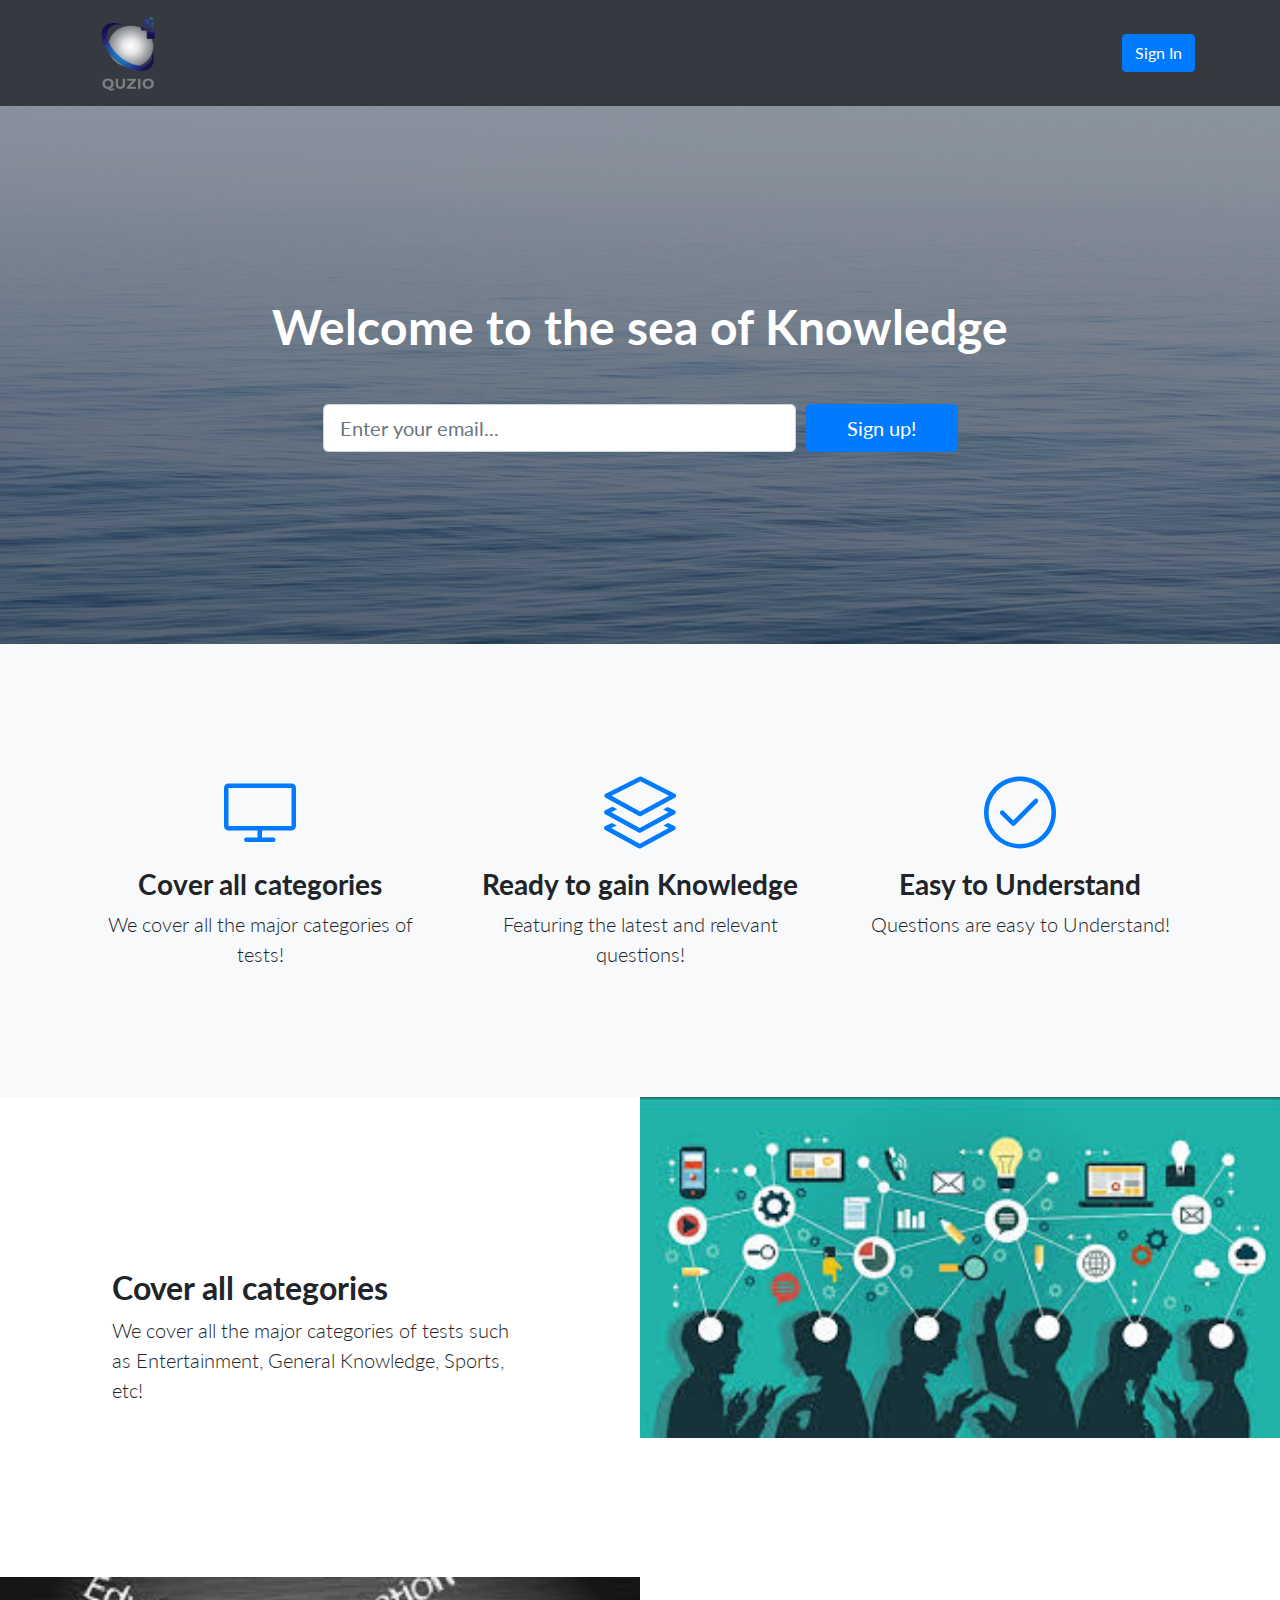
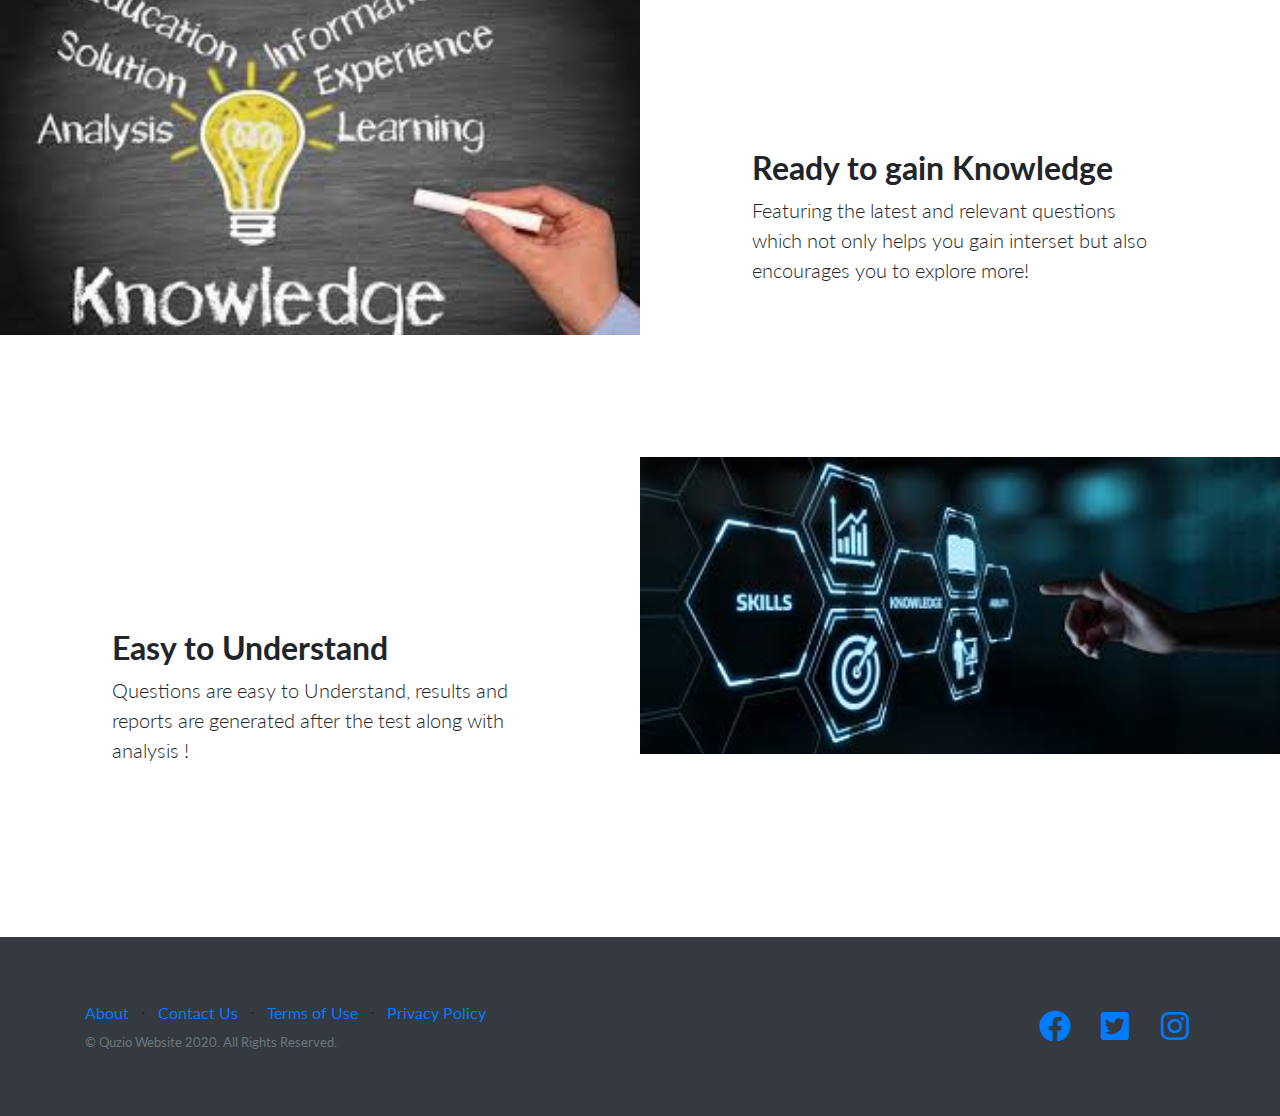
<file: html/index.html>
<!DOCTYPE html>
<html lang="en">

<head>

  <meta name="viewport" content="width=device-width, initial-scale=1, shrink-to-fit=no">

  <title>Landing Page - Quizio</title>

  <!-- Bootstrap core CSS -->
  <link href="../lib/bootstrap/css/bootstrap.min.css" rel="stylesheet">

  <!-- Custom fonts for this template -->
  <link href="../lib/fontawesome-free/css/all.min.css" rel="stylesheet">
  <link href="../lib/simple-line-icons/css/simple-line-icons.css" rel="stylesheet" type="text/css">
  <link href="https://fonts.googleapis.com/css?family=Lato:300,400,700,300italic,400italic,700italic" rel="stylesheet" type="text/css">

  <!-- Custom styles for this template -->
  <link href="../css/landing-page.min.css" rel="stylesheet">

  <!-- Bootstrap core JavaScript -->
  <script src="../lib/jquery/jquery.min.js" defer></script>
  <script src="../lib/bootstrap/js/bootstrap.bundle.min.js" defer></script>

  <script src="../js/index.js" defer></script>
  <link href="../img/Logo.png" rel="icon">


</head>

<body>

  <!-- Navigation -->
  <nav class="navbar navbar-light bg-dark static-top">
    <div class="container">
      <a class="navbar-brand" href="./index.html"><img src="../img/Logo.png" alt="Logo" class="logo"></a>
      <a class="btn btn-primary" href="../html/login.html">Sign In</a>
    </div>
  </nav>

  <!-- Masthead -->
  <header class="masthead text-white text-center">
    <div class="overlay"></div>
    <div class="container">
      <div class="row">
        <div class="col-xl-9 mx-auto">
          <h1 class="mb-5">Welcome to the sea of Knowledge</h1>
        </div>
        <div class="col-md-10 col-lg-8 col-xl-7 mx-auto">
          <form>
            <div class="form-row">
              <div class="col-12 col-md-9 mb-2 mb-md-0">
                <input type="email" id="email" class="form-control form-control-lg" placeholder="Enter your email...">
              </div>
              <div class="col-12 col-md-3">
                <button type="button" id="submit" class="btn btn-block btn-lg btn-primary">Sign up!</button>
              </div>
            </div>
          </form>
        </div>
      </div>
    </div>
  </header>

  <!-- Icons Grid -->
  <section class="features-icons bg-light text-center">
    <div class="container">
      <div class="row">
        <div class="col-lg-4">
          <div class="features-icons-item mx-auto mb-5 mb-lg-0 mb-lg-3">
            <div class="features-icons-icon d-flex">
              <i class="icon-screen-desktop m-auto text-primary"></i>
            </div>
            <h3>Cover all categories</h3>
            <p class="lead mb-0">We cover all the major categories of tests!</p>
          </div>
        </div>
        <div class="col-lg-4">
          <div class="features-icons-item mx-auto mb-5 mb-lg-0 mb-lg-3">
            <div class="features-icons-icon d-flex">
              <i class="icon-layers m-auto text-primary"></i>
            </div>
            <h3>Ready to gain Knowledge</h3>
            <p class="lead mb-0">Featuring the latest and relevant questions!</p>
          </div>
        </div>
        <div class="col-lg-4">
          <div class="features-icons-item mx-auto mb-0 mb-lg-3">
            <div class="features-icons-icon d-flex">
              <i class="icon-check m-auto text-primary"></i>
            </div>
            <h3>Easy to Understand</h3>
            <p class="lead mb-0">Questions are easy to Understand!</p>
          </div>
        </div>
      </div>
    </div>
  </section>

  <!-- Image Showcases -->
  <section class="showcase">
    <div class="container-fluid p-0">
      <div class="row no-gutters">
        <div class="col-lg-6 order-lg-2 text-white  showcase-img img-change" style="background-image: url('../img/categories.jpg');"></div>
        <div class="col-lg-6 order-lg-1 my-auto showcase-text">
          <h2>Cover all categories</h2>
          <p class="lead mb-0">We cover all the major categories of tests such as Entertainment, General Knowledge, Sports, etc!</p>
        </div>
      </div>
      <div class="row no-gutters">
        <div class="col-lg-6 text-white showcase-img" style="background-image: url('../img/first.jpg');"></div>
        <div class="col-lg-6 my-auto showcase-text">
          <h2>Ready to gain Knowledge</h2>
          <p class="lead mb-0">Featuring the latest and relevant questions which not only helps you gain interset but also encourages you to explore more!</p>
        </div>
      </div>
      <div class="row no-gutters">
        <div class="col-lg-6 order-lg-2 text-white showcase-img" style="background-image: url('../img/second.jpg');"></div>
        <div class="col-lg-6 order-lg-1 my-auto showcase-text">
          <h2>Easy to Understand</h2>
          <p class="lead mb-0">Questions are easy to Understand, results and reports are generated after the test along with analysis !</p>
        </div>
      </div>
    </div>
  </section>

  
  <!-- Footer -->
  <footer class="footer bg-dark">
    <div class="container">
      <div class="row">
        <div class="col-lg-6 h-100 text-center text-lg-left my-auto">
          <ul class="list-inline mb-2">
            <li class="list-inline-item">
              <a href="../html/about.html">About</a>
            </li>
            <li class="list-inline-item">&sdot;</li>
            <li class="list-inline-item">
              <a href="#">Contact Us</a>
            </li>
            <li class="list-inline-item">&sdot;</li>
            <li class="list-inline-item">
              <a href="#">Terms of Use</a>
            </li>
            <li class="list-inline-item">&sdot;</li>
            <li class="list-inline-item">
              <a href="#">Privacy Policy</a>
            </li>
          </ul>
          <p class="text-muted small mb-4 mb-lg-0">&copy; Quzio Website 2020. All Rights Reserved.</p>
        </div>
        <div class="col-lg-6 h-100 text-center text-lg-right my-auto">
          <ul class="list-inline mb-0">
            <li class="list-inline-item mr-3">
              <a href="#">
                <i class="fab fa-facebook fa-2x fa-fw"></i>
              </a>
            </li>
            <li class="list-inline-item mr-3">
              <a href="#">
                <i class="fab fa-twitter-square fa-2x fa-fw"></i>
              </a>
            </li>
            <li class="list-inline-item">
              <a href="#">
                <i class="fab fa-instagram fa-2x fa-fw"></i>
              </a>
            </li>
          </ul>
        </div>
      </div>
    </div>
  </footer>

  
</body>

</html>
</file>
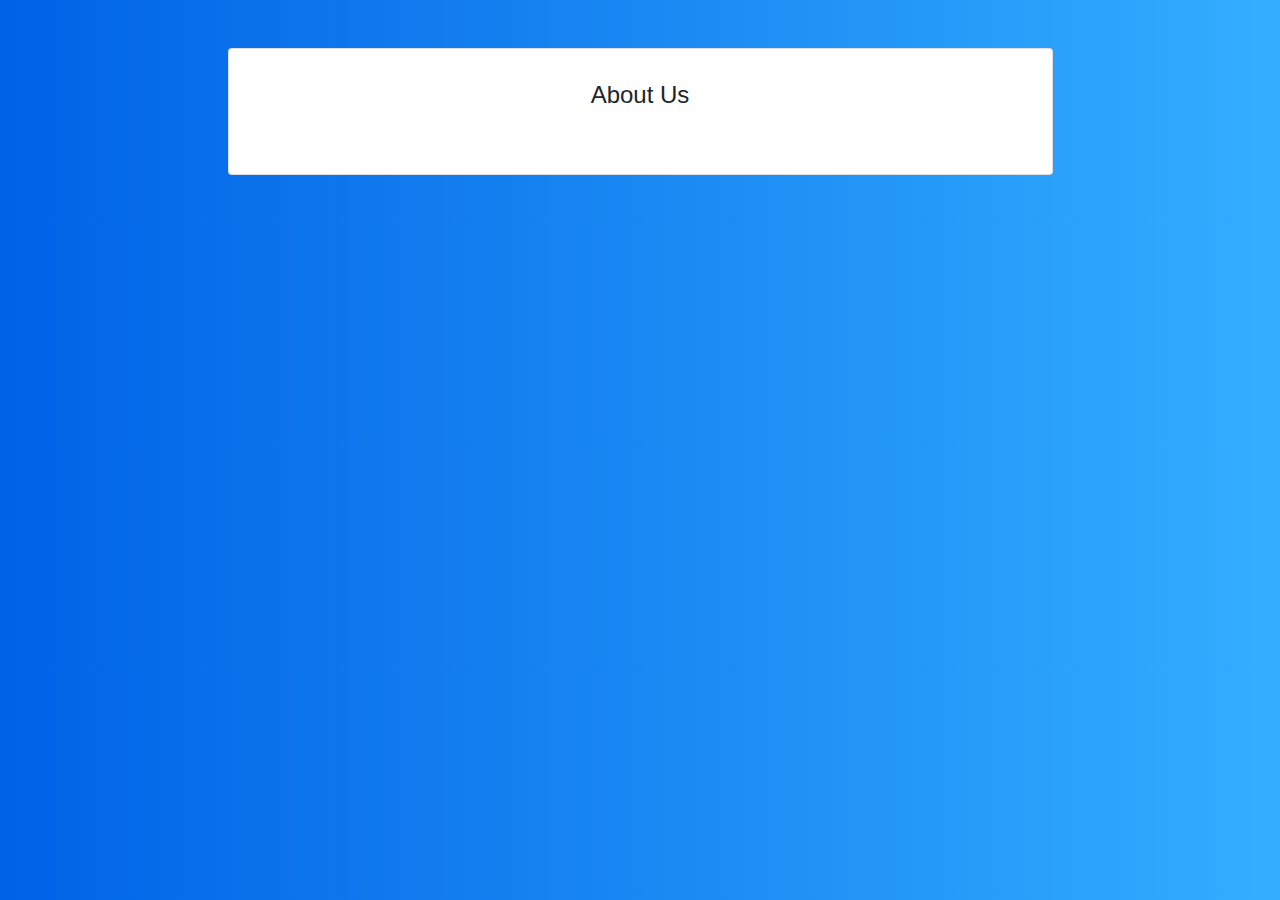
<file: html/about.html>
<!DOCTYPE html>
<html lang="en">

<head>
    <meta name="viewport" content="width=device-width, initial-scale=1, shrink-to-fit=no">
    <title>Register Page</title>
    
    <!-- Bootstrap core CSS -->
  <link href="../lib/bootstrap/css/bootstrap.min.css" rel="stylesheet">
  <script src="../lib/jquery/jquery.slim.js" defer></script>
  <script src="../lib/bootstrap/js/bootstrap.bundle.min.js" defer></script>
  
  

  <!-- Custom CSS -->
  <link rel="stylesheet" href="../css/all.css">
  <link rel="stylesheet" href="../css/about.css">
</head>
<body bg>
    <div class="container">
      <div class="row">
        <div class="col-lg-10 col-xl-9 mx-auto">
          <div class="card card-signin flex-row my-5">
            <div class="card-body">
              <h5 class="card-title text-center">About Us</h5>
              
            </div>
          </div>
        </div>
      </div>
    </div>
  </body>
</html>
</file>
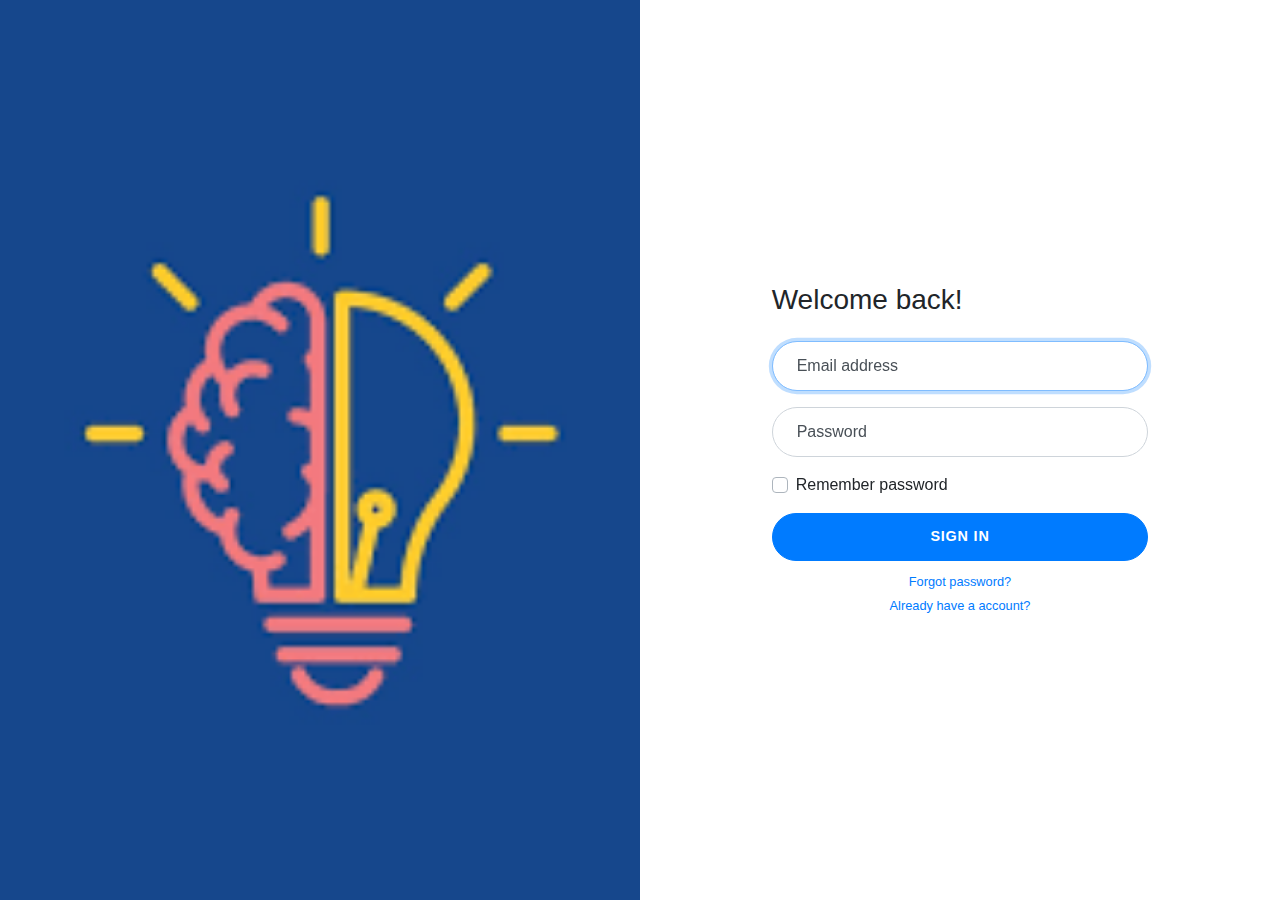
<file: html/demo.html>
<!DOCTYPE html>
<html lang="en">

<head>
    <meta name="viewport" content="width=device-width, initial-scale=1, shrink-to-fit=no">
    <title>Login Page</title>
    
  
  <link href="../lib/bootstrap/css/bootstrap.min.css" rel="stylesheet">
  
  <script src="../lib/bootstrap/js/bootstrap.bundle.min.js" defer></script>
  <script src="../lib/jquery/jquery.slim.js" defer></script>


  <link rel="stylesheet" href="../css/login.css">
</head>

<body>

    <div class="container-fluid">
        <div class="row no-gutter">
          <div class="d-none d-md-flex col-md-4 col-lg-6 bg-image"></div>
          <div class="col-md-8 col-lg-6">
            <div class="login d-flex align-items-center py-5">
              <div class="container">
                <div class="row">
                  <div class="col-md-9 col-lg-8 mx-auto">
                    <h3 class="login-heading mb-4">Welcome back!</h3>
                    <form>
                      <div class="form-label-group">
                        <input type="email" id="inputEmail" class="form-control" placeholder="Email address" required autofocus>
                        <label for="inputEmail">Email address</label>
                      </div>
      
                      <div class="form-label-group">
                        <input type="password" id="inputPassword" class="form-control" placeholder="Password" required>
                        <label for="inputPassword">Password</label>
                      </div>
      
                      <div class="custom-control custom-checkbox mb-3">
                        <input type="checkbox" class="custom-control-input" id="customCheck1">
                        <label class="custom-control-label" for="customCheck1">Remember password</label>
                      </div>
                      <button class="btn btn-lg btn-primary btn-block btn-login text-uppercase font-weight-bold mb-2" type="submit">Sign in</button>
                      <div class="text-center">
                        <a class="small" href="#">Forgot password?</a></div>
                        <div class="text-center">
                            <a class="small" href="#">Already have a account?</a></div>
                    </form>
                  </div>
                </div>
              </div>
            </div>
          </div>
        </div>
      </div>
    

</body>

</html>
</file>
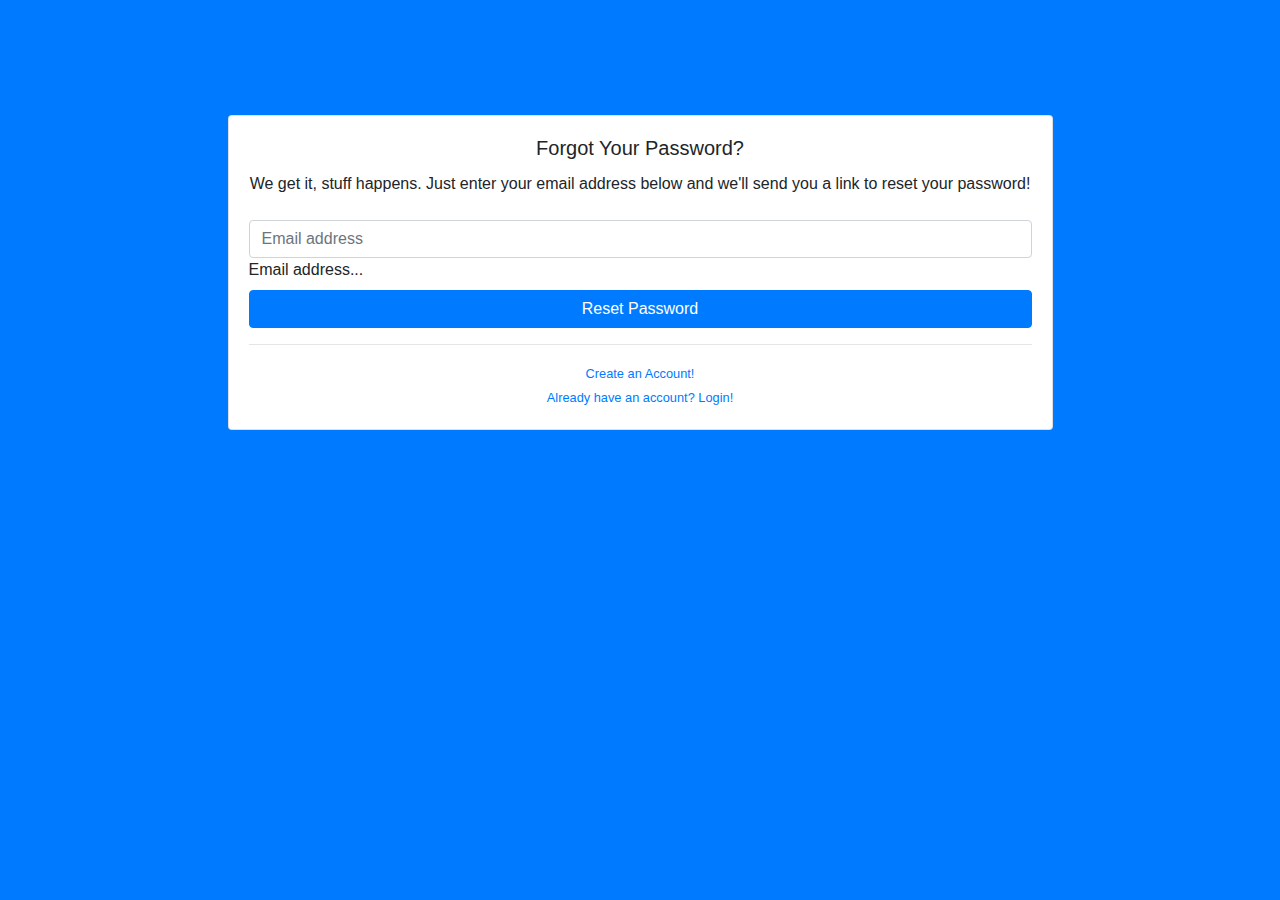
<file: html/forgot.html>
<!DOCTYPE html>
<html lang="en">

<head>
    <meta name="viewport" content="width=device-width, initial-scale=1, shrink-to-fit=no">
    <title>Forgot Password</title>
    
    <!-- Bootstrap core CSS -->
  <link href="../lib/bootstrap/css/bootstrap.min.css" rel="stylesheet">
  <script src="../lib/jquery/jquery.slim.js" defer></script>
  <script src="../lib/bootstrap/js/bootstrap.bundle.min.js" defer></script>

  <!-- Custom CSS -->
  <link rel="stylesheet" href="../css/all.css">
  <link rel="stylesheet" href="../css/register.css">
</head>
<body>
    <div class="container">
      <div class="row">
        <div class="col-lg-10 col-xl-9 mx-auto">
          <div class="card card-signin flex-row my-5">
            <div class="card-img-left d-none d-md-flex">
               <!-- Background image for card set in CSS! -->
            </div>
            <div class="card-body">
                
              <h5 class="card-title text-center">Forgot Your Password?</h5>
              <p class="mb-4 text-center">We get it, stuff happens. Just enter your email address below
                and we'll send you a link to reset your password!</p>
              <form class="form-signin">
  
                <div class="form-label-group">
                  <input type="email" id="inputEmail" class="form-control" placeholder="Email address" required>
                  <label for="inputEmail" id="getEmail">Email address...</label>
                </div>
  
                <a href="login.html" class="btn btn-primary btn-user btn-block">
                    Reset Password
                </a>
                <hr>
                <div class="text-center">
                <a class="small" href="../html/register.html">Create an Account!</a></div>
                <div class="text-center">
                <a class="small" href="../html/login.html">Already have an account? Login!</a>
                </div>
    
              </form>
            </div>
          </div>
        </div>
      </div>
    </div>
<!--     new change -->
  </body>
</html>
</file>
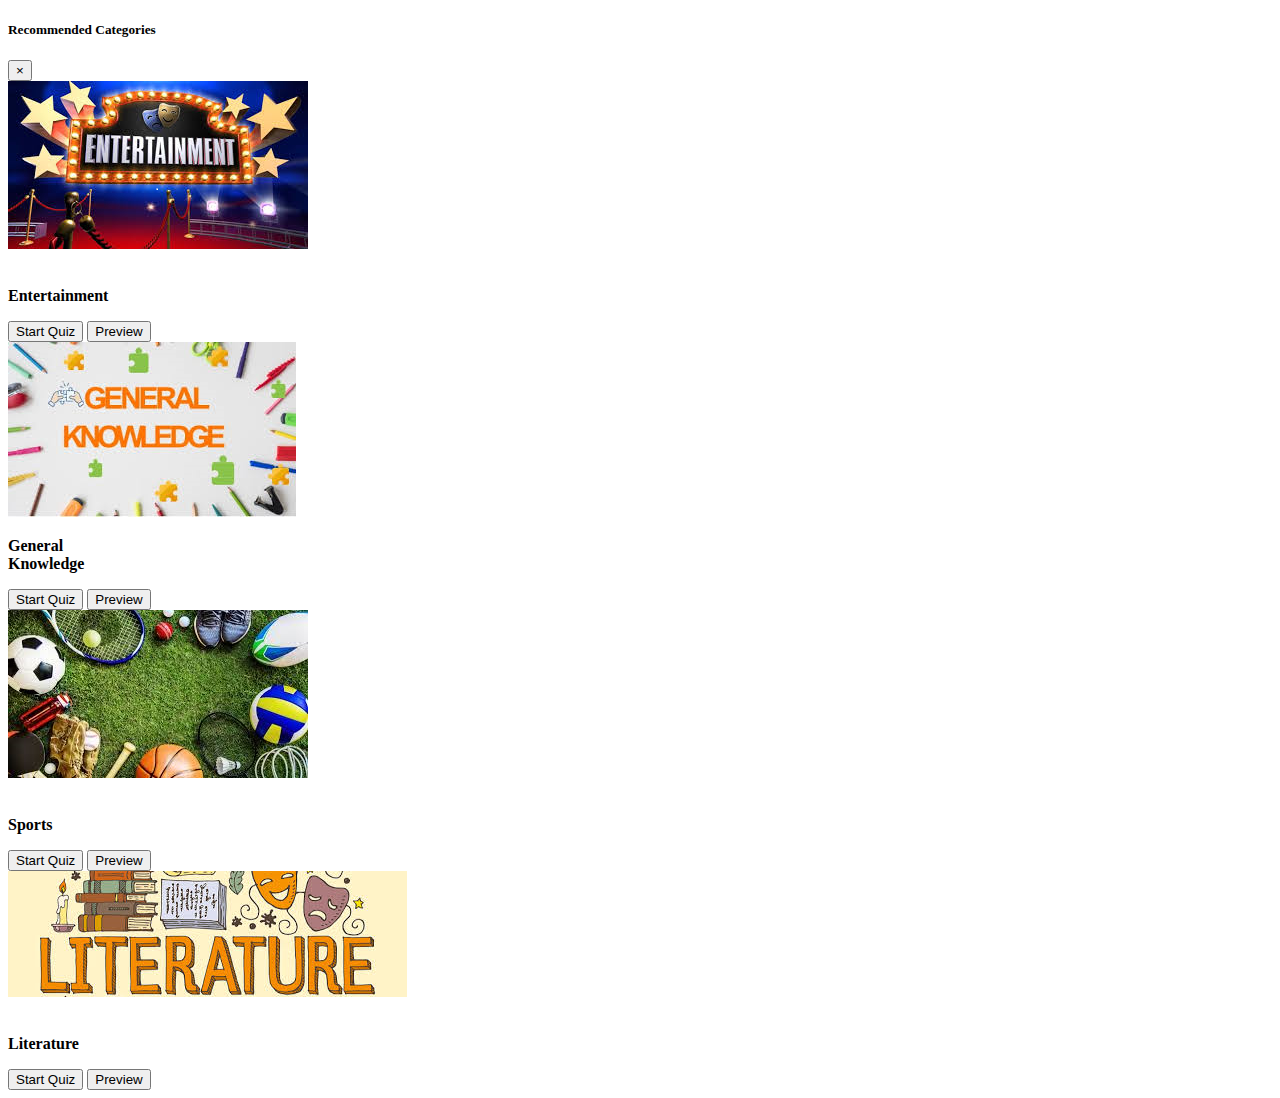
<file: User Dashboard/html/recommend.html>
<!DOCTYPE html>
<html lang="en">
<head>
    <meta charset="UTF-8">
    <meta name="viewport" content="width=device-width, initial-scale=1.0">

    <link rel="stylesheet" href="https://stackpath.bootstrapcdn.com/font-awesome/4.7.0/css/font-awesome.min.css" integrity="sha384-wvfXpqpZZVQGK6TAh5PVlGOfQNHSoD2xbE+QkPxCAFlNEevoEH3Sl0sibVcOQVnN" crossorigin="anonymous">

    <link href="https://cdn.jsdelivr.net/npm/bootstrap@5.0.0-beta1/dist/css/bootstrap.min.css" rel="stylesheet" integrity="sha384-giJF6kkoqNQ00vy+HMDP7azOuL0xtbfIcaT9wjKHr8RbDVddVHyTfAAsrekwKmP1" crossorigin="anonymous">
    
    <link rel="stylesheet" href="../css/recommend.css">

    <script src="https://cdn.jsdelivr.net/npm/bootstrap@5.0.0-beta1/dist/js/bootstrap.bundle.min.js" integrity="sha384-ygbV9kiqUc6oa4msXn9868pTtWMgiQaeYH7/t7LECLbyPA2x65Kgf80OJFdroafW" crossorigin="anonymous"></script>
    
    <script src="https://ajax.googleapis.com/ajax/libs/jquery/3.5.1/jquery.min.js"></script>

    <script src="../js/recommend.js" defer></script> 

    <title>Demo</title>
</head>
<body>

    <div class="modal fade" id="overlay" bindex="-1" role="dialog" aria-labelledby="exampleModalLabel" aria-hidden="true">
        <div class="modal-dialog modal-xl " role="document">
          <div class="modal-content">
            <div class="modal-header text-white bg-primary">
              <h5 class="modal-title " id="exampleModalLabel">Recommended Categories</h5>
              <button type="button" class="close" data-bs-dismiss="modal" aria-label="Close">
                <span aria-hidden="true">&times;</span>
              </button>
            </div>
                        <div class="row row-cols-sm-1">
                            <div class="col-lg-6">
                                <div class="card my-5 contains" id="entertainment">
        
                                    <div class="row row-cols-sm-2">
                                            <div class="col-md-4"><img src="../images/entertainment.png" class="card-img-top " alt="..."></div>
                                                <div class="col-lg-8">
                                                        <p class="display-6 card-body category1"><strong><br>Entertainment</strong></p>
                                                         <div class="hideEntMore">
                                                          <button type="button" class="btn btn-info text-white btn-primary my-3 mx-3">
                                                            Start Quiz
                                                          </button>
                                                          <button class="btn btn-primary text-white my-3 mx-3" data-bs-toggle="modal" data-bs-target="#preview">Preview</button>
                                                          </div>   
                                                </div>
                                        </div>
                                    </div>
                             
                            </div>
                            <div class="col-lg-6">
                                <div class="card my-5 contains" id="GK">
        
                                    <div class="row row-cols-sm-2">
                                            <div class="col-md-4"><img src="../images/gk.png" class="card-img-top " alt="..."></div>
                                                <div class="col-lg-8">
                                                        <p class="display-6 card-body category1"><strong>General<br>Knowledge</strong></p>
                                                         <div class="hideGKMore"><button type="button" class="btn btn-info text-white btn-primary my-3 mx-3" data-bs-toggle="modal" data-bs-target="#exampleModal">
                                                          Start Quiz
                                                        </button>
                                                        <button class="btn btn-primary my-3 mx-3" data-bs-toggle="modal" data-bs-target="#preview">Preview</button></div>   
                                                </div>
                                        </div>
                                    </div>
                             
                            </div>
                            <div class="col-lg-6">
                                <div class="card my-5 contains" id="Sports">
        
                                    <div class="row row-cols-sm-2">
                                            <div class="col-md-4"><img src="../images/sports.png" class="card-img-top " alt="..."></div>
                                                <div class="col-lg-8">
                                                        <p class="display-6 card-body category1"><strong><br>Sports</strong></p>
                                                         <div class="hideSportsMore"><button type="button" class="btn btn-info text-white btn-primary my-3 mx-3" data-bs-toggle="modal" data-bs-target="#exampleModal">
                                                          Start Quiz
                                                        </button>
                                                        <button class="btn btn-primary my-3 mx-3" data-bs-toggle="modal" data-bs-target="#preview">Preview</button></div>   
                                                         
                                                </div>
                                        </div>
                                    </div>
                             
                            </div>
                    
                            <div class="col-lg-6">
                                <div class="card my-5 contains" id="Literature">
        
                                    <div class="row row-cols-sm-2">
                                            <div class="col-md-4"><img src="../images/literature.png" class="card-img-top " alt="..."></div>
                                                <div class="col-lg-8">
                                                        <p class="display-6 card-body category1"><strong><br>Literature</strong></p>
                                                         <div class="hideLitMore"><button type="button" class="btn btn-info text-white btn-primary my-3 mx-3" data-bs-toggle="modal" data-bs-target="#exampleModal">
                                                          Start Quiz
                                                        </button>
                                                        <button class="btn btn-primary my-3 mx-3" data-bs-toggle="modal" data-bs-target="#preview">Preview</button></div>   
                                                </div>
                                        </div>
                                    </div>
                             
                            </div>
                            
          </div>
        </div>
      </div>

    
</body>
</html>
</file>
<file: lib/simple-line-icons/css/simple-line-icons.css>
/*
* Font Face
*/
@font-face {
  font-family: 'simple-line-icons';
  src: url('../fonts/Simple-Line-Icons.eot?v=2.4.0');
  src: url('../fonts/Simple-Line-Icons.eot?v=2.4.0#iefix') format('embedded-opentype'), url('../fonts/Simple-Line-Icons.woff2?v=2.4.0') format('woff2'), url('../fonts/Simple-Line-Icons.ttf?v=2.4.0') format('truetype'), url('../fonts/Simple-Line-Icons.woff?v=2.4.0') format('woff'), url('../fonts/Simple-Line-Icons.svg?v=2.4.0#simple-line-icons') format('svg');
  font-weight: normal;
  font-style: normal;
}
/*
 Use the following code if you want to have a class per icon.
 Instead of a list of all class selectors, you can use the generic [class*="icon-"] selector,
 but it's slower.
*/
.icon-user,
.icon-people,
.icon-user-female,
.icon-user-follow,
.icon-user-following,
.icon-user-unfollow,
.icon-login,
.icon-logout,
.icon-emotsmile,
.icon-phone,
.icon-call-end,
.icon-call-in,
.icon-call-out,
.icon-map,
.icon-location-pin,
.icon-direction,
.icon-directions,
.icon-compass,
.icon-layers,
.icon-menu,
.icon-list,
.icon-options-vertical,
.icon-options,
.icon-arrow-down,
.icon-arrow-left,
.icon-arrow-right,
.icon-arrow-up,
.icon-arrow-up-circle,
.icon-arrow-left-circle,
.icon-arrow-right-circle,
.icon-arrow-down-circle,
.icon-check,
.icon-clock,
.icon-plus,
.icon-minus,
.icon-close,
.icon-event,
.icon-exclamation,
.icon-organization,
.icon-trophy,
.icon-screen-smartphone,
.icon-screen-desktop,
.icon-plane,
.icon-notebook,
.icon-mustache,
.icon-mouse,
.icon-magnet,
.icon-energy,
.icon-disc,
.icon-cursor,
.icon-cursor-move,
.icon-crop,
.icon-chemistry,
.icon-speedometer,
.icon-shield,
.icon-screen-tablet,
.icon-magic-wand,
.icon-hourglass,
.icon-graduation,
.icon-ghost,
.icon-game-controller,
.icon-fire,
.icon-eyeglass,
.icon-envelope-open,
.icon-envelope-letter,
.icon-bell,
.icon-badge,
.icon-anchor,
.icon-wallet,
.icon-vector,
.icon-speech,
.icon-puzzle,
.icon-printer,
.icon-present,
.icon-playlist,
.icon-pin,
.icon-picture,
.icon-handbag,
.icon-globe-alt,
.icon-globe,
.icon-folder-alt,
.icon-folder,
.icon-film,
.icon-feed,
.icon-drop,
.icon-drawer,
.icon-docs,
.icon-doc,
.icon-diamond,
.icon-cup,
.icon-calculator,
.icon-bubbles,
.icon-briefcase,
.icon-book-open,
.icon-basket-loaded,
.icon-basket,
.icon-bag,
.icon-action-undo,
.icon-action-redo,
.icon-wrench,
.icon-umbrella,
.icon-trash,
.icon-tag,
.icon-support,
.icon-frame,
.icon-size-fullscreen,
.icon-size-actual,
.icon-shuffle,
.icon-share-alt,
.icon-share,
.icon-rocket,
.icon-question,
.icon-pie-chart,
.icon-pencil,
.icon-note,
.icon-loop,
.icon-home,
.icon-grid,
.icon-graph,
.icon-microphone,
.icon-music-tone-alt,
.icon-music-tone,
.icon-earphones-alt,
.icon-earphones,
.icon-equalizer,
.icon-like,
.icon-dislike,
.icon-control-start,
.icon-control-rewind,
.icon-control-play,
.icon-control-pause,
.icon-control-forward,
.icon-control-end,
.icon-volume-1,
.icon-volume-2,
.icon-volume-off,
.icon-calendar,
.icon-bulb,
.icon-chart,
.icon-ban,
.icon-bubble,
.icon-camrecorder,
.icon-camera,
.icon-cloud-download,
.icon-cloud-upload,
.icon-envelope,
.icon-eye,
.icon-flag,
.icon-heart,
.icon-info,
.icon-key,
.icon-link,
.icon-lock,
.icon-lock-open,
.icon-magnifier,
.icon-magnifier-add,
.icon-magnifier-remove,
.icon-paper-clip,
.icon-paper-plane,
.icon-power,
.icon-refresh,
.icon-reload,
.icon-settings,
.icon-star,
.icon-symbol-female,
.icon-symbol-male,
.icon-target,
.icon-credit-card,
.icon-paypal,
.icon-social-tumblr,
.icon-social-twitter,
.icon-social-facebook,
.icon-social-instagram,
.icon-social-linkedin,
.icon-social-pinterest,
.icon-social-github,
.icon-social-google,
.icon-social-reddit,
.icon-social-skype,
.icon-social-dribbble,
.icon-social-behance,
.icon-social-foursqare,
.icon-social-soundcloud,
.icon-social-spotify,
.icon-social-stumbleupon,
.icon-social-youtube,
.icon-social-dropbox,
.icon-social-vkontakte,
.icon-social-steam {
  font-family: 'simple-line-icons';
  speak: none;
  font-style: normal;
  font-weight: normal;
  font-variant: normal;
  text-transform: none;
  line-height: 1;
  /* Better Font Rendering =========== */
  -webkit-font-smoothing: antialiased;
  -moz-osx-font-smoothing: grayscale;
}
.icon-user:before {
  content: "\e005";
}
.icon-people:before {
  content: "\e001";
}
.icon-user-female:before {
  content: "\e000";
}
.icon-user-follow:before {
  content: "\e002";
}
.icon-user-following:before {
  content: "\e003";
}
.icon-user-unfollow:before {
  content: "\e004";
}
.icon-login:before {
  content: "\e066";
}
.icon-logout:before {
  content: "\e065";
}
.icon-emotsmile:before {
  content: "\e021";
}
.icon-phone:before {
  content: "\e600";
}
.icon-call-end:before {
  content: "\e048";
}
.icon-call-in:before {
  content: "\e047";
}
.icon-call-out:before {
  content: "\e046";
}
.icon-map:before {
  content: "\e033";
}
.icon-location-pin:before {
  content: "\e096";
}
.icon-direction:before {
  content: "\e042";
}
.icon-directions:before {
  content: "\e041";
}
.icon-compass:before {
  content: "\e045";
}
.icon-layers:before {
  content: "\e034";
}
.icon-menu:before {
  content: "\e601";
}
.icon-list:before {
  content: "\e067";
}
.icon-options-vertical:before {
  content: "\e602";
}
.icon-options:before {
  content: "\e603";
}
.icon-arrow-down:before {
  content: "\e604";
}
.icon-arrow-left:before {
  content: "\e605";
}
.icon-arrow-right:before {
  content: "\e606";
}
.icon-arrow-up:before {
  content: "\e607";
}
.icon-arrow-up-circle:before {
  content: "\e078";
}
.icon-arrow-left-circle:before {
  content: "\e07a";
}
.icon-arrow-right-circle:before {
  content: "\e079";
}
.icon-arrow-down-circle:before {
  content: "\e07b";
}
.icon-check:before {
  content: "\e080";
}
.icon-clock:before {
  content: "\e081";
}
.icon-plus:before {
  content: "\e095";
}
.icon-minus:before {
  content: "\e615";
}
.icon-close:before {
  content: "\e082";
}
.icon-event:before {
  content: "\e619";
}
.icon-exclamation:before {
  content: "\e617";
}
.icon-organization:before {
  content: "\e616";
}
.icon-trophy:before {
  content: "\e006";
}
.icon-screen-smartphone:before {
  content: "\e010";
}
.icon-screen-desktop:before {
  content: "\e011";
}
.icon-plane:before {
  content: "\e012";
}
.icon-notebook:before {
  content: "\e013";
}
.icon-mustache:before {
  content: "\e014";
}
.icon-mouse:before {
  content: "\e015";
}
.icon-magnet:before {
  content: "\e016";
}
.icon-energy:before {
  content: "\e020";
}
.icon-disc:before {
  content: "\e022";
}
.icon-cursor:before {
  content: "\e06e";
}
.icon-cursor-move:before {
  content: "\e023";
}
.icon-crop:before {
  content: "\e024";
}
.icon-chemistry:before {
  content: "\e026";
}
.icon-speedometer:before {
  content: "\e007";
}
.icon-shield:before {
  content: "\e00e";
}
.icon-screen-tablet:before {
  content: "\e00f";
}
.icon-magic-wand:before {
  content: "\e017";
}
.icon-hourglass:before {
  content: "\e018";
}
.icon-graduation:before {
  content: "\e019";
}
.icon-ghost:before {
  content: "\e01a";
}
.icon-game-controller:before {
  content: "\e01b";
}
.icon-fire:before {
  content: "\e01c";
}
.icon-eyeglass:before {
  content: "\e01d";
}
.icon-envelope-open:before {
  content: "\e01e";
}
.icon-envelope-letter:before {
  content: "\e01f";
}
.icon-bell:before {
  content: "\e027";
}
.icon-badge:before {
  content: "\e028";
}
.icon-anchor:before {
  content: "\e029";
}
.icon-wallet:before {
  content: "\e02a";
}
.icon-vector:before {
  content: "\e02b";
}
.icon-speech:before {
  content: "\e02c";
}
.icon-puzzle:before {
  content: "\e02d";
}
.icon-printer:before {
  content: "\e02e";
}
.icon-present:before {
  content: "\e02f";
}
.icon-playlist:before {
  content: "\e030";
}
.icon-pin:before {
  content: "\e031";
}
.icon-picture:before {
  content: "\e032";
}
.icon-handbag:before {
  content: "\e035";
}
.icon-globe-alt:before {
  content: "\e036";
}
.icon-globe:before {
  content: "\e037";
}
.icon-folder-alt:before {
  content: "\e039";
}
.icon-folder:before {
  content: "\e089";
}
.icon-film:before {
  content: "\e03a";
}
.icon-feed:before {
  content: "\e03b";
}
.icon-drop:before {
  content: "\e03e";
}
.icon-drawer:before {
  content: "\e03f";
}
.icon-docs:before {
  content: "\e040";
}
.icon-doc:before {
  content: "\e085";
}
.icon-diamond:before {
  content: "\e043";
}
.icon-cup:before {
  content: "\e044";
}
.icon-calculator:before {
  content: "\e049";
}
.icon-bubbles:before {
  content: "\e04a";
}
.icon-briefcase:before {
  content: "\e04b";
}
.icon-book-open:before {
  content: "\e04c";
}
.icon-basket-loaded:before {
  content: "\e04d";
}
.icon-basket:before {
  content: "\e04e";
}
.icon-bag:before {
  content: "\e04f";
}
.icon-action-undo:before {
  content: "\e050";
}
.icon-action-redo:before {
  content: "\e051";
}
.icon-wrench:before {
  content: "\e052";
}
.icon-umbrella:before {
  content: "\e053";
}
.icon-trash:before {
  content: "\e054";
}
.icon-tag:before {
  content: "\e055";
}
.icon-support:before {
  content: "\e056";
}
.icon-frame:before {
  content: "\e038";
}
.icon-size-fullscreen:before {
  content: "\e057";
}
.icon-size-actual:before {
  content: "\e058";
}
.icon-shuffle:before {
  content: "\e059";
}
.icon-share-alt:before {
  content: "\e05a";
}
.icon-share:before {
  content: "\e05b";
}
.icon-rocket:before {
  content: "\e05c";
}
.icon-question:before {
  content: "\e05d";
}
.icon-pie-chart:before {
  content: "\e05e";
}
.icon-pencil:before {
  content: "\e05f";
}
.icon-note:before {
  content: "\e060";
}
.icon-loop:before {
  content: "\e064";
}
.icon-home:before {
  content: "\e069";
}
.icon-grid:before {
  content: "\e06a";
}
.icon-graph:before {
  content: "\e06b";
}
.icon-microphone:before {
  content: "\e063";
}
.icon-music-tone-alt:before {
  content: "\e061";
}
.icon-music-tone:before {
  content: "\e062";
}
.icon-earphones-alt:before {
  content: "\e03c";
}
.icon-earphones:before {
  content: "\e03d";
}
.icon-equalizer:before {
  content: "\e06c";
}
.icon-like:before {
  content: "\e068";
}
.icon-dislike:before {
  content: "\e06d";
}
.icon-control-start:before {
  content: "\e06f";
}
.icon-control-rewind:before {
  content: "\e070";
}
.icon-control-play:before {
  content: "\e071";
}
.icon-control-pause:before {
  content: "\e072";
}
.icon-control-forward:before {
  content: "\e073";
}
.icon-control-end:before {
  content: "\e074";
}
.icon-volume-1:before {
  content: "\e09f";
}
.icon-volume-2:before {
  content: "\e0a0";
}
.icon-volume-off:before {
  content: "\e0a1";
}
.icon-calendar:before {
  content: "\e075";
}
.icon-bulb:before {
  content: "\e076";
}
.icon-chart:before {
  content: "\e077";
}
.icon-ban:before {
  content: "\e07c";
}
.icon-bubble:before {
  content: "\e07d";
}
.icon-camrecorder:before {
  content: "\e07e";
}
.icon-camera:before {
  content: "\e07f";
}
.icon-cloud-download:before {
  content: "\e083";
}
.icon-cloud-upload:before {
  content: "\e084";
}
.icon-envelope:before {
  content: "\e086";
}
.icon-eye:before {
  content: "\e087";
}
.icon-flag:before {
  content: "\e088";
}
.icon-heart:before {
  content: "\e08a";
}
.icon-info:before {
  content: "\e08b";
}
.icon-key:before {
  content: "\e08c";
}
.icon-link:before {
  content: "\e08d";
}
.icon-lock:before {
  content: "\e08e";
}
.icon-lock-open:before {
  content: "\e08f";
}
.icon-magnifier:before {
  content: "\e090";
}
.icon-magnifier-add:before {
  content: "\e091";
}
.icon-magnifier-remove:before {
  content: "\e092";
}
.icon-paper-clip:before {
  content: "\e093";
}
.icon-paper-plane:before {
  content: "\e094";
}
.icon-power:before {
  content: "\e097";
}
.icon-refresh:before {
  content: "\e098";
}
.icon-reload:before {
  content: "\e099";
}
.icon-settings:before {
  content: "\e09a";
}
.icon-star:before {
  content: "\e09b";
}
.icon-symbol-female:before {
  content: "\e09c";
}
.icon-symbol-male:before {
  content: "\e09d";
}
.icon-target:before {
  content: "\e09e";
}
.icon-credit-card:before {
  content: "\e025";
}
.icon-paypal:before {
  content: "\e608";
}
.icon-social-tumblr:before {
  content: "\e00a";
}
.icon-social-twitter:before {
  content: "\e009";
}
.icon-social-facebook:before {
  content: "\e00b";
}
.icon-social-instagram:before {
  content: "\e609";
}
.icon-social-linkedin:before {
  content: "\e60a";
}
.icon-social-pinterest:before {
  content: "\e60b";
}
.icon-social-github:before {
  content: "\e60c";
}
.icon-social-google:before {
  content: "\e60d";
}
.icon-social-reddit:before {
  content: "\e60e";
}
.icon-social-skype:before {
  content: "\e60f";
}
.icon-social-dribbble:before {
  content: "\e00d";
}
.icon-social-behance:before {
  content: "\e610";
}
.icon-social-foursqare:before {
  content: "\e611";
}
.icon-social-soundcloud:before {
  content: "\e612";
}
.icon-social-spotify:before {
  content: "\e613";
}
.icon-social-stumbleupon:before {
  content: "\e614";
}
.icon-social-youtube:before {
  content: "\e008";
}
.icon-social-dropbox:before {
  content: "\e00c";
}
.icon-social-vkontakte:before {
  content: "\e618";
}
.icon-social-steam:before {
  content: "\e620";
}
</file>
<file: css/about.css>
:root {
    --input-padding-x: 1.5rem;
    --input-padding-y: .75rem;
  }
  
  body {
    background: #007bff;
    background: linear-gradient(to right, #0062E6, #33AEFF);
  }
  
  .card-signin .card-title {
    margin-bottom: 2rem;
    font-weight: 300;
    font-size: 1.5rem;
  }
  
.card-body {
    padding: 2rem;
  }
</file>
<file: css/login.css>
:root {
    --input-padding-x: 1.5rem;
    --input-padding-y: 0.75rem;
  }
  
  .login,
  .image {
    min-height: 100vh;
  }
  
  .bg-image {
    background-image: url('../img/knowledge.png');
    background-size: cover;
    background-position: center;
  }
  
  .login-heading {
    font-weight: 300;
  }
  
  .btn-login {
    font-size: 0.9rem;
    letter-spacing: 0.05rem;
    padding: 0.75rem 1rem;
    border-radius: 2rem;
  }
  
  .form-label-group {
    position: relative;
    margin-bottom: 1rem;
  }
  
  .form-label-group>input,
  .form-label-group>label {
    padding: var(--input-padding-y) var(--input-padding-x);
    height: auto;
    border-radius: 2rem;
  }
  
  .form-label-group>label {
    position: absolute;
    top: 0;
    left: 0;
    display: block;
    width: 100%;
    margin-bottom: 0;
    /* Override default `<label>` margin */
    line-height: 1.5;
    color: #495057;
    cursor: text;
    /* Match the input under the label */
    border: 1px solid transparent;
    border-radius: .25rem;
    transition: all .1s ease-in-out;
  }
  
  .form-label-group input::-webkit-input-placeholder {
    color: transparent;
  }
  
  .form-label-group input:-ms-input-placeholder {
    color: transparent;
  }
  
  .form-label-group input::-ms-input-placeholder {
    color: transparent;
  }
  
  .form-label-group input::-moz-placeholder {
    color: transparent;
  }
  
  .form-label-group input::placeholder {
    color: transparent;
  }
  
  .form-label-group input:not(:placeholder-shown) {
    padding-top: calc(var(--input-padding-y) + var(--input-padding-y) * (2 / 3));
    padding-bottom: calc(var(--input-padding-y) / 3);
  }
  
  .form-label-group input:not(:placeholder-shown)~label {
    padding-top: calc(var(--input-padding-y) / 3);
    padding-bottom: calc(var(--input-padding-y) / 3);
    font-size: 12px;
    color: #777;
  }
  
  /* Fallback for Edge
  -------------------------------------------------- */
  
  @supports (-ms-ime-align: auto) {
    .form-label-group>label {
      display: none;
    }
    .form-label-group input::-ms-input-placeholder {
      color: #777;
    }
  }
  
  /* Fallback for IE
  -------------------------------------------------- */
  
  @media all and (-ms-high-contrast: none),
  (-ms-high-contrast: active) {
    .form-label-group>label {
      display: none;
    }
    .form-label-group input:-ms-input-placeholder {
      color: #777;
    }
  }
</file>
<file: css/register.css>
body{
  padding-top:4.2rem;
padding-bottom:4.2rem;
/* background:rgba(0, 0, 0, 0.76); */
background: #007bff;
  }
  a{
   text-decoration:none !important;
   }
   h1,h2,h3{
   font-family: 'Kaushan Script', cursive;
   }
    .myform{
position: relative;
display: -ms-flexbox;
display: flex;
padding: 1rem;
-ms-flex-direction: column;
flex-direction: column;
width: 100%;
pointer-events: auto;
background-color: #fff;
background-clip: padding-box;
border: 1px solid rgba(0,0,0,.2);
border-radius: 1.1rem;
outline: 0;
max-width: 500px;
}
   .tx-tfm{
   text-transform:uppercase;
   }
   .mybtn{
   border-radius:50px;
   }
  
   .login-or {
   position: relative;
   color: #aaa;
   margin-top: 10px;
   margin-bottom: 10px;
   padding-top: 10px;
   padding-bottom: 10px;
   }
   .span-or {
   display: block;
   position: absolute;
   left: 50%;
   top: -2px;
   margin-left: -25px;
   background-color: #fff;
   width: 50px;
   text-align: center;
   }
   .hr-or {
   height: 1px;
   margin-top: 0px !important;
   margin-bottom: 0px !important;
   }
  
    form .error {
   color: #ff0000;
   }
   #second{display:none;}
</file>
<file: User Dashboard/css/recommend.css>
.myModal{
  width: 80%;
  margin: auto;
}


/* .imgLogo {
    width: vw;
    height: 7vh; }
  
  .sectionPart {
    position: relative;
    margin: 150px 10px 0px 10px; }
  
  .headingWeb {
    color: #025aa5;
    text-align: center; }
  
  .category1 {
    color: #5bc0de; }
  
  .category2 {
    color: #0275d8; }
  
  a {
    cursor: pointer; }
  
  .contains {
    box-shadow: 0 10px 12px rgba(0, 0, 0, 0.08), 0 0 6px rgba(0, 0, 0, 0.05); }
  
  .contains:hover {
    transform: scale(1.05);
    box-shadow: 0 13px 20px rgba(0, 0, 0, 0.12), 0 4px 8px rgba(0, 0, 0, 0.06); }
  
  label.error.fail-alert {
    border-radius: 4px;
    line-height: 1;
    padding: 2px 0 6px 6px;
    background: #ffe6eb;
    color: red; }
  
  input.valid.success-alert {
    color: green; }
  
  @media screen and (max-width: 480px) {
    .imgLogo {
      width: 15vw;
      height: 9vh; }
    .headingWeb {
      padding-top: 20vw; }
    .category1 {
      text-align: center; }
    .category2 {
      text-align: center; } }
  
  @media only screen and (min-width: 480px) and (max-width: 1000px) {
    .imgLogo {
      width: 15vw;
      height: 9vw; }
    .category1 {
      text-align: center; }
    .category2 {
      text-align: center; } } */
</file>
<file: css/landing-page.min.css>
body{
    font-family:Lato,'Helvetica Neue',Helvetica,Arial,sans-serif
}
h1,h2,h3,h4,h5,h6{
    font-family:Lato,'Helvetica Neue',Helvetica,Arial,sans-serif;font-weight:700
}
.logo{
    height: 5rem;
    width: 5rem;
}
.img-change{
    /* width: fit-content; */
    min-height:30rem;
    /* background-size:100%; */
    background-repeat: no-repeat;
}
header.masthead{
    position:relative;
    background-color:#343a40;
    background:url(../img/bg-masthead.jpg) no-repeat center center;
    background-size:cover;
    padding-top:8rem;
    padding-bottom:8rem
}
header.masthead .overlay{
    position:absolute;
    background-color:#212529;
    height:100%;
    width:100%;
    top:0;
    left:0;
    opacity:.3
}
header.masthead h1{
    font-size:2rem
}
@media (min-width:768px){
    header.masthead{padding-top:12rem;padding-bottom:12rem}header.masthead h1{font-size:3rem}
}
.showcase .showcase-text{
    padding:3rem
}
/* here image was there */
.showcase , .showcase-img{
    min-height:30rem;background-size:100%;
    background-repeat: no-repeat;
}

@media (min-width:768px){
    .showcase .showcase-text{padding:7rem}
}
.features-icons{
    padding-top:7rem;padding-bottom:7rem
}
.features-icons .features-icons-item{
    max-width:20rem
}
.features-icons .features-icons-item .features-icons-icon{
    height:7rem
}
.features-icons .features-icons-item .features-icons-icon i{
    font-size:4.5rem
}
.features-icons .features-icons-item:hover .features-icons-icon i{
    font-size:5rem
}
.call-to-action{
    position:relative;background-color:#343a40;background:url(../img/bg-masthead.jpg) no-repeat center center;background-size:cover;padding-top:7rem;padding-bottom:7rem
}
.call-to-action .overlay{
    position:absolute;background-color:#212529;height:100%;width:100%;top:0;left:0;opacity:.3
}
footer.footer{
        padding-top:4rem;padding-bottom:4rem
}
</file>
